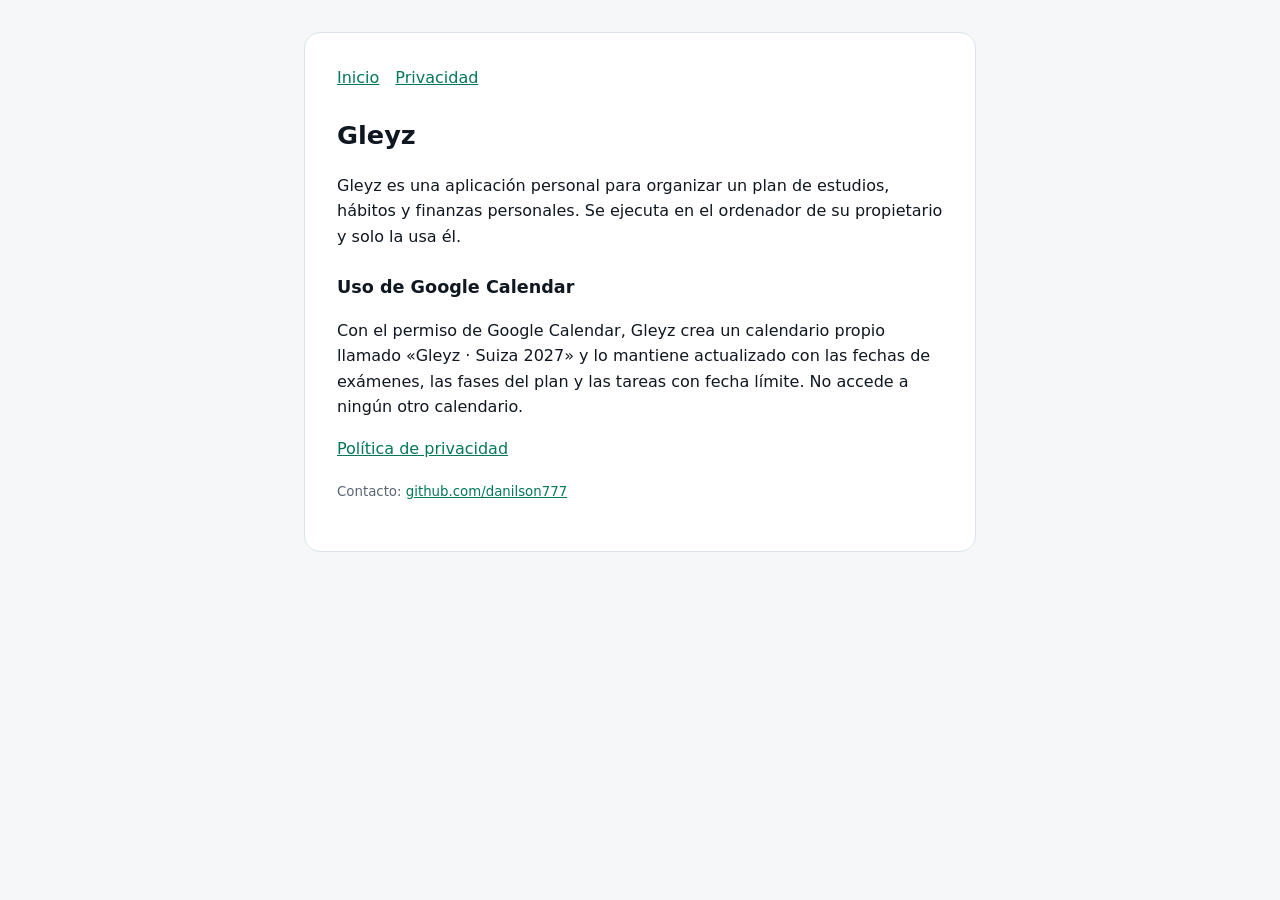
<file: index.html>
<!doctype html>
<html lang="es">
<head>
  <meta charset="utf-8">
  <meta name="viewport" content="width=device-width, initial-scale=1">
  <title>Gleyz</title>
  <meta name="description" content="Gleyz: aplicación personal para organizar estudio, hábitos y finanzas.">
  <link rel="stylesheet" href="style.css">
</head>
<body>
  <main>
    <nav><a href="./">Inicio</a><a href="privacidad.html">Privacidad</a></nav>
    <h1>Gleyz</h1>
    <p>Gleyz es una aplicación personal para organizar un plan de estudios, hábitos y finanzas personales. Se ejecuta en el ordenador de su propietario y solo la usa él.</p>
    <h2>Uso de Google Calendar</h2>
    <p>Con el permiso de Google Calendar, Gleyz crea un calendario propio llamado «Gleyz · Suiza 2027» y lo mantiene actualizado con las fechas de exámenes, las fases del plan y las tareas con fecha límite. No accede a ningún otro calendario.</p>
    <p><a href="privacidad.html">Política de privacidad</a></p>
    <p class="muted"><small>Contacto: <a href="https://github.com/danilson777">github.com/danilson777</a></small></p>
  </main>
</body>
</html>
</file>
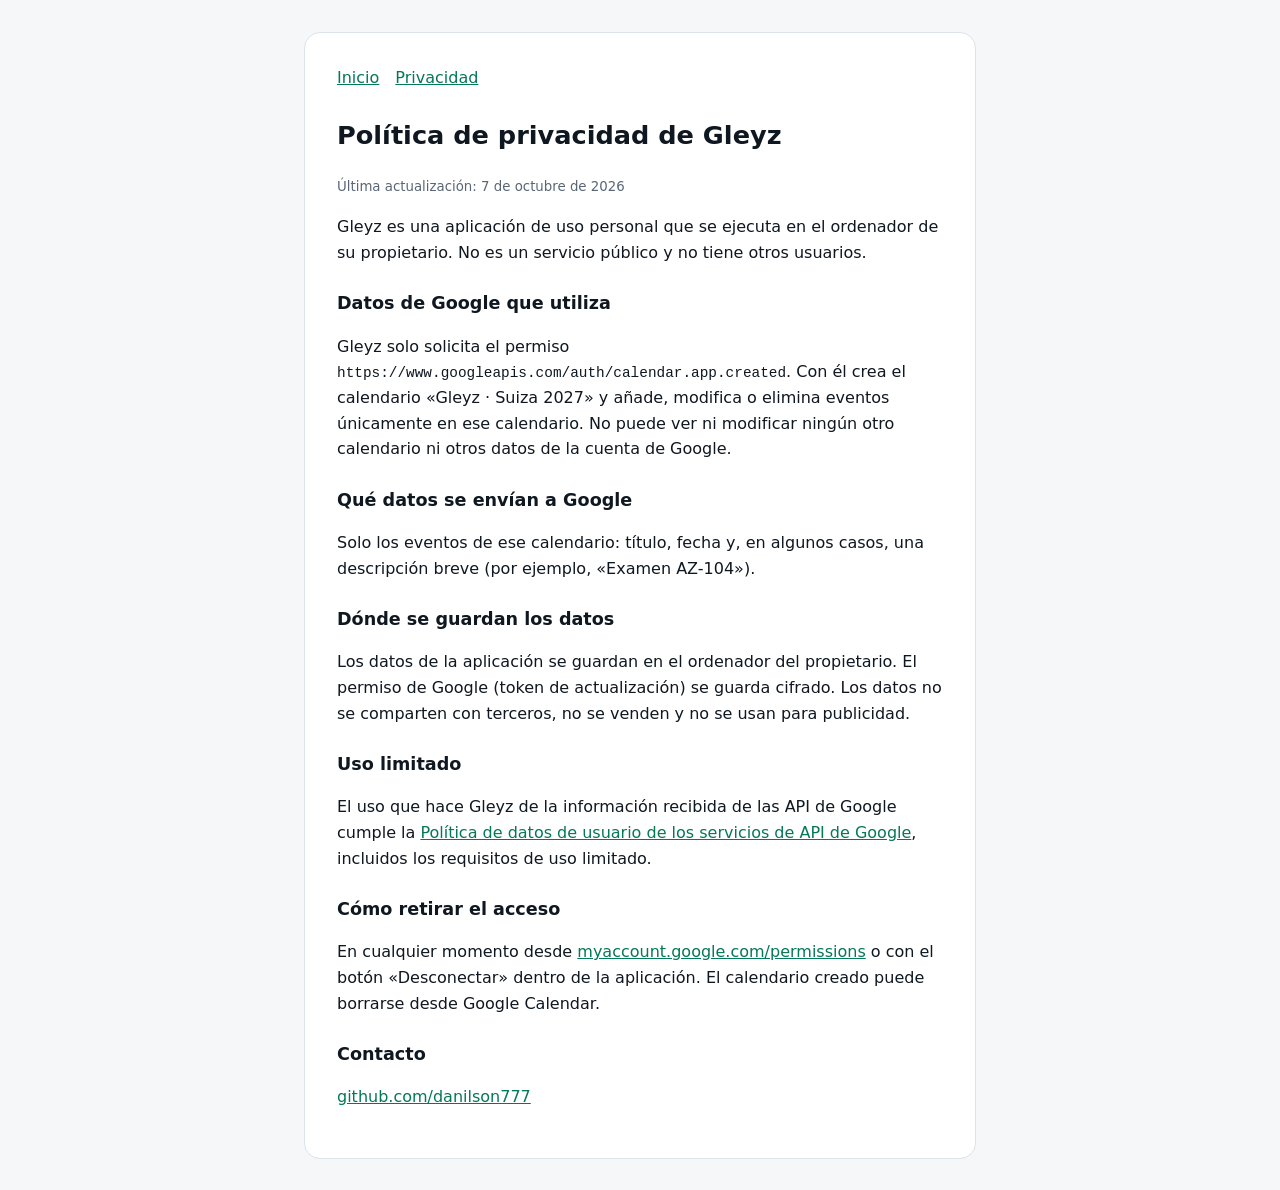
<file: privacidad.html>
<!doctype html>
<html lang="es">
<head>
  <meta charset="utf-8">
  <meta name="viewport" content="width=device-width, initial-scale=1">
  <title>Política de privacidad · Gleyz</title>
  <link rel="stylesheet" href="style.css">
</head>
<body>
  <main>
    <nav><a href="./">Inicio</a><a href="privacidad.html">Privacidad</a></nav>
    <h1>Política de privacidad de Gleyz</h1>
    <p class="muted"><small>Última actualización: 7 de octubre de 2026</small></p>
    <p>Gleyz es una aplicación de uso personal que se ejecuta en el ordenador de su propietario. No es un servicio público y no tiene otros usuarios.</p>

    <h2>Datos de Google que utiliza</h2>
    <p>Gleyz solo solicita el permiso <code>https://www.googleapis.com/auth/calendar.app.created</code>. Con él crea el calendario «Gleyz · Suiza 2027» y añade, modifica o elimina eventos únicamente en ese calendario. No puede ver ni modificar ningún otro calendario ni otros datos de la cuenta de Google.</p>

    <h2>Qué datos se envían a Google</h2>
    <p>Solo los eventos de ese calendario: título, fecha y, en algunos casos, una descripción breve (por ejemplo, «Examen AZ-104»).</p>

    <h2>Dónde se guardan los datos</h2>
    <p>Los datos de la aplicación se guardan en el ordenador del propietario. El permiso de Google (token de actualización) se guarda cifrado. Los datos no se comparten con terceros, no se venden y no se usan para publicidad.</p>

    <h2>Uso limitado</h2>
    <p>El uso que hace Gleyz de la información recibida de las API de Google cumple la <a href="https://developers.google.com/terms/api-services-user-data-policy">Política de datos de usuario de los servicios de API de Google</a>, incluidos los requisitos de uso limitado.</p>

    <h2>Cómo retirar el acceso</h2>
    <p>En cualquier momento desde <a href="https://myaccount.google.com/permissions">myaccount.google.com/permissions</a> o con el botón «Desconectar» dentro de la aplicación. El calendario creado puede borrarse desde Google Calendar.</p>

    <h2>Contacto</h2>
    <p><a href="https://github.com/danilson777">github.com/danilson777</a></p>
  </main>
</body>
</html>
</file>
<file: style.css>
:root { color-scheme: light dark; --bg: #f5f7f9; --fg: #0f1720; --muted: #5a6676; --card: #ffffff; --line: #dde3ea; --accent: #047857; }
@media (prefers-color-scheme: dark) { :root { --bg: #0b0f14; --fg: #e5ebf2; --muted: #8b98a9; --card: #121821; --line: #1f2937; --accent: #34d399; } }
* { box-sizing: border-box; }
body { margin: 0; padding: 2rem 1rem; background: var(--bg); color: var(--fg); font: 16px/1.6 system-ui, -apple-system, "Segoe UI", sans-serif; }
main { max-width: 42rem; margin: 0 auto; background: var(--card); border: 1px solid var(--line); border-radius: 1rem; padding: 2rem; }
h1 { margin-top: 0; font-size: 1.6rem; }
h2 { font-size: 1.1rem; margin-top: 1.5rem; }
p, li { color: var(--fg); }
small, .muted { color: var(--muted); }
a { color: var(--accent); }
nav { margin-bottom: 1.5rem; display: flex; gap: 1rem; }
code { font-size: .9em; }
</file>
